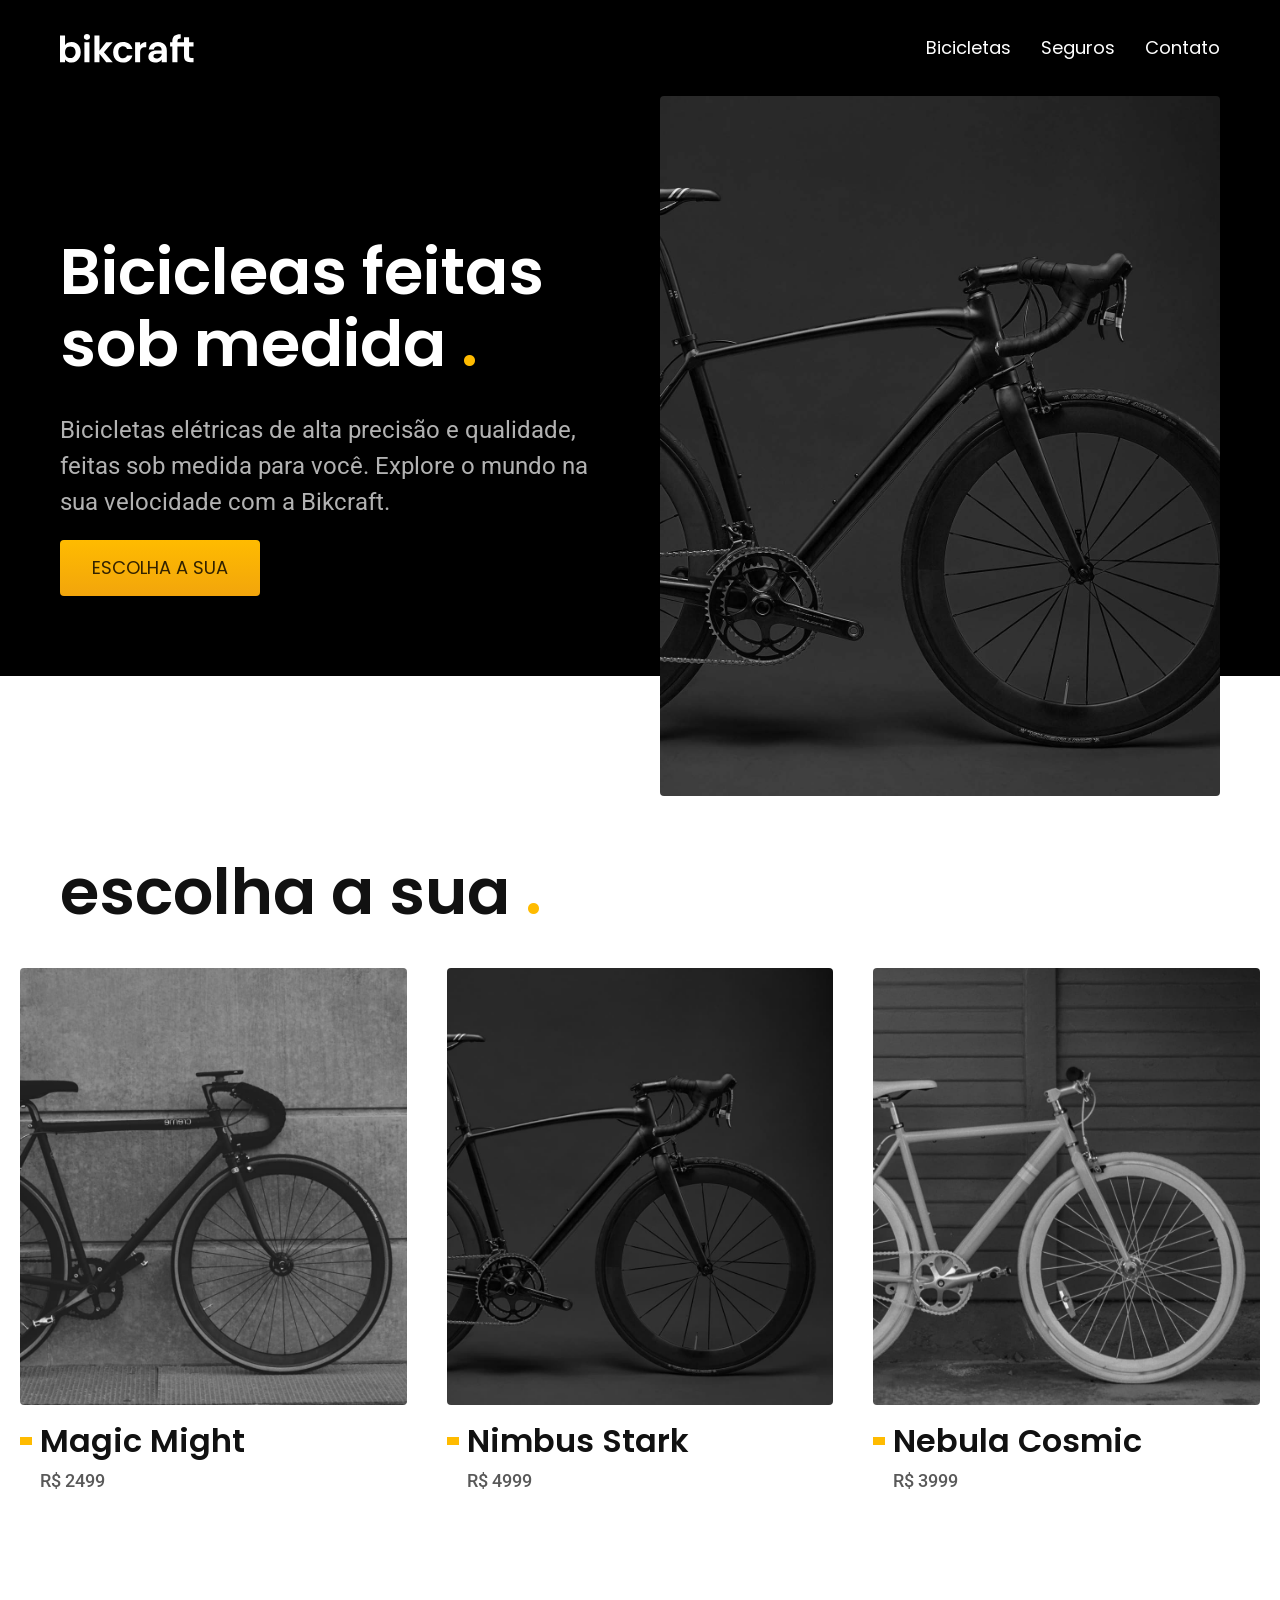
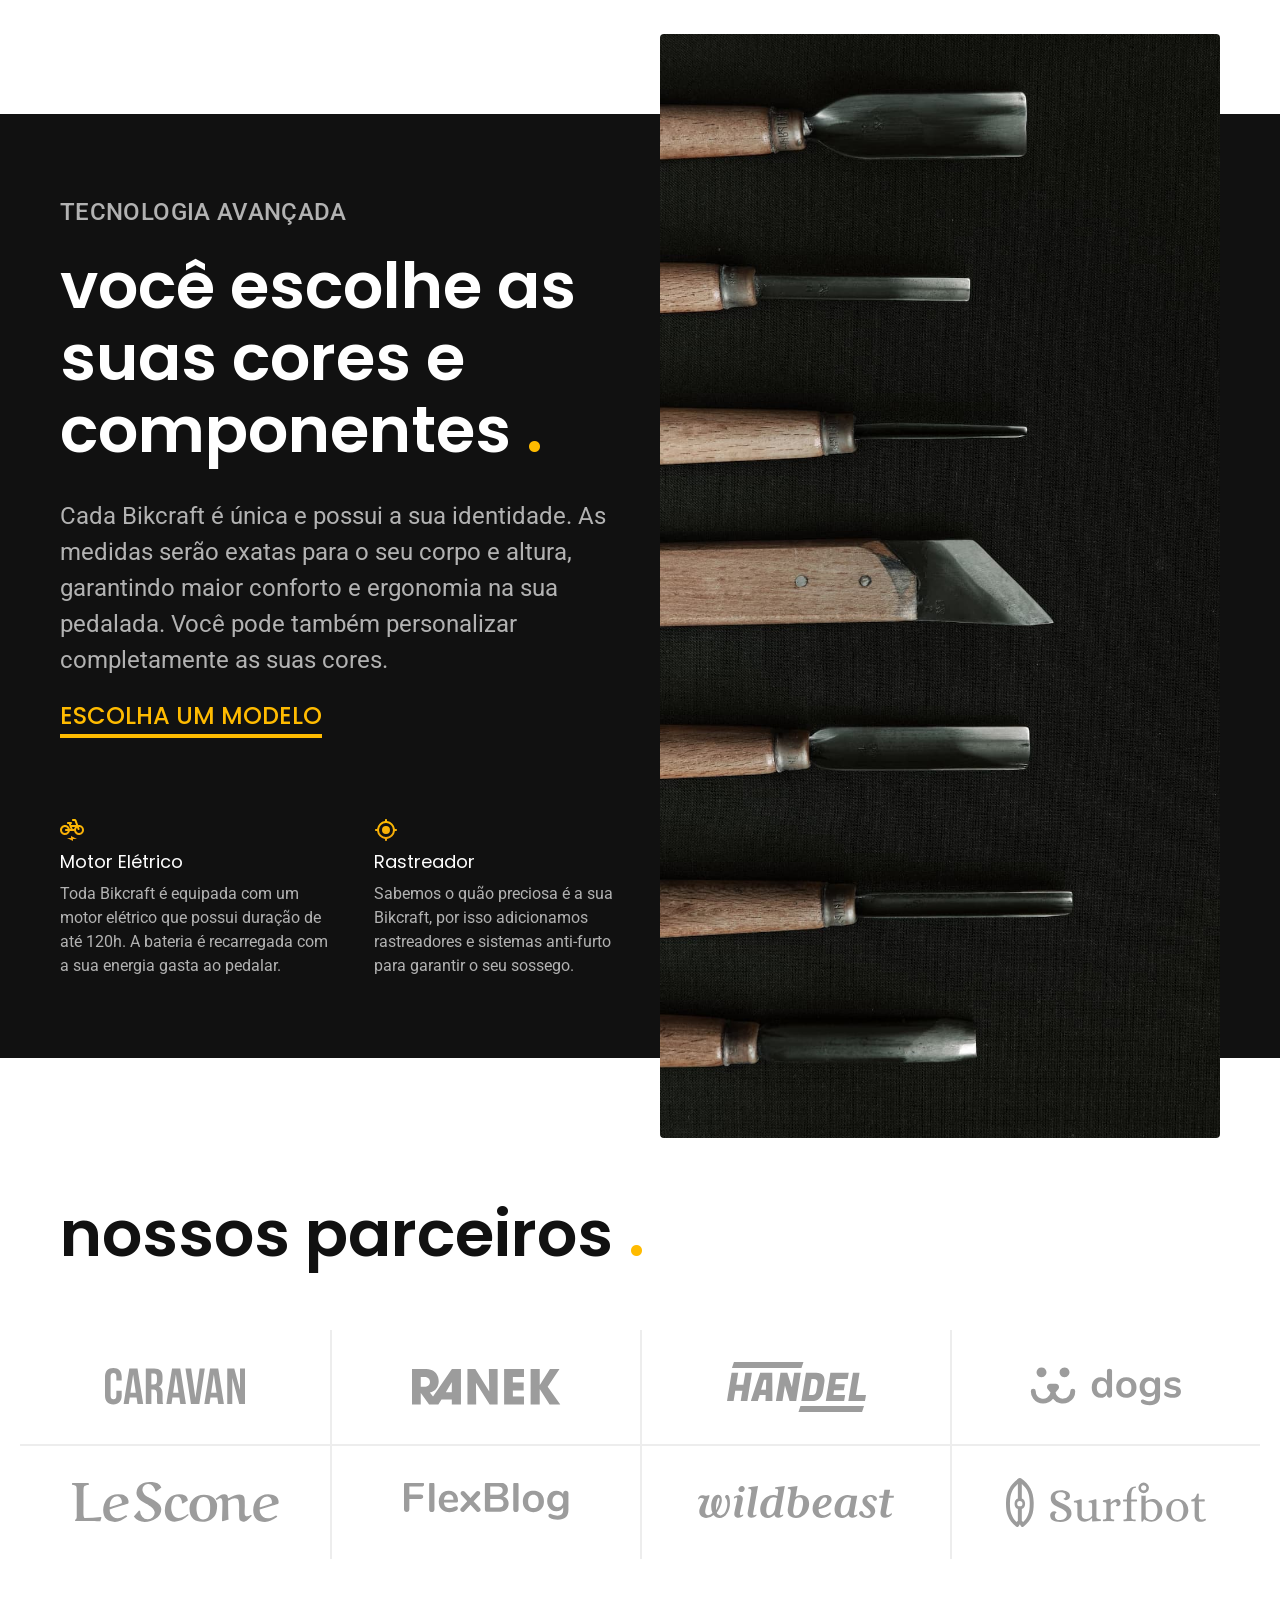
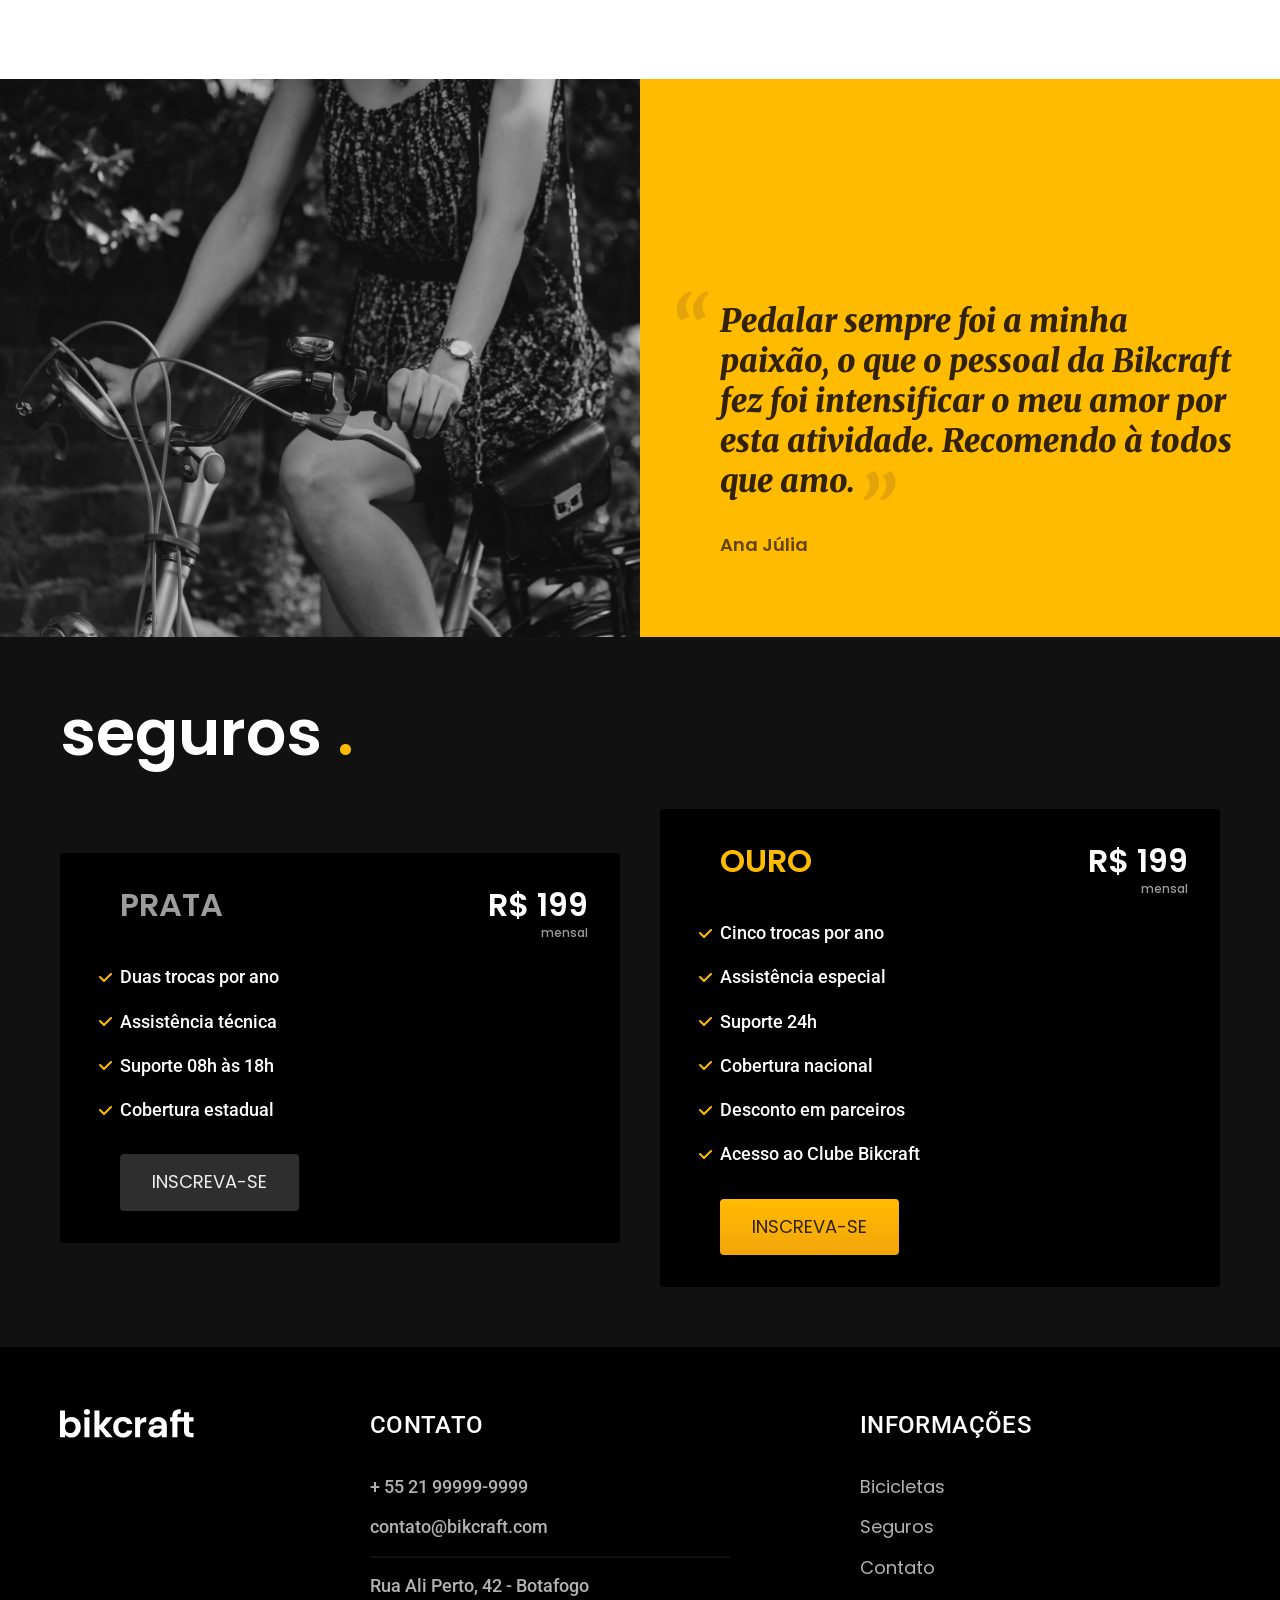
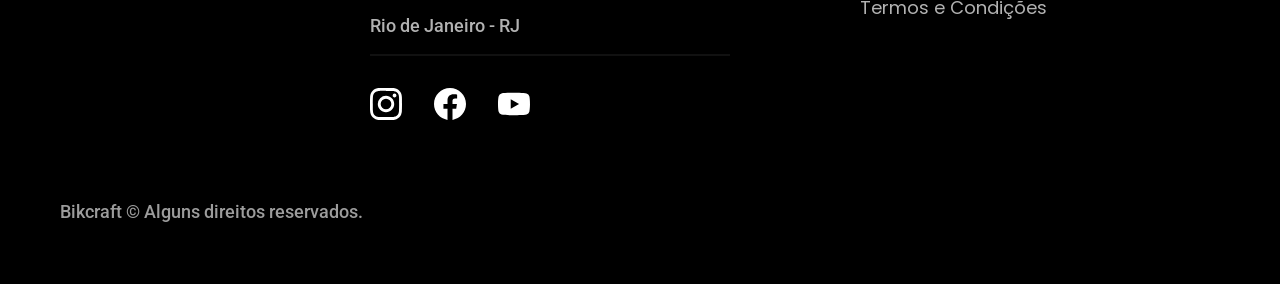
<file: index.html>
<!doctype html>
<html lang="pt-br">
  <head>
    <meta charset="UTF-8" />
    <meta name="viewport" content="width=device-width, initial-scale=1.0" />
    <title>Bikcraft - Bicicletas Elétricas</title>
    <meta
      name="description"
      content="Bicicletas elétricas de alta precisão e qualidade,  feitas sob medida para o cliente. Explore o mundo na sua velocidade com a Bikcraft."
    />
    <link rel="stylesheet" href="./css/style.css" />

    <link rel="preconnect" href="https://fonts.googleapis.com" />
    <link rel="preconnect" href="https://fonts.gstatic.com" crossorigin />
    <link
      href="https://fonts.googleapis.com/css2?family=Merriweather:ital,opsz,wght@0,18..144,300..900;1,18..144,300..900&family=Poppins:wght@400;600&family=Roboto:ital,wdth,wght@0,75..100,100..900;1,75..100,100..900&display=swap"
      rel="stylesheet"
    />
  </head>
  <body>
    <header class="header-bg">
      <div class="header container">
        <a href="./index.html">
          <img src="./img/bikcraft.svg" alt="Bikcraft" />
        </a>

        <nav aria-label="primaria">
          <ul class="header-menu font-1-m cor-0">
            <li><a href="./bicicletas.html">Bicicletas</a></li>
            <li><a href="./seguros.html">Seguros</a></li>
            <li><a href="./contato.html">Contato</a></li>
          </ul>
        </nav>
      </div>
    </header>

    <main class="introducao-bg">
      <div class="introducao container">
        <div class="introducao-conteudo">
          <h1 class="font-1-xxl cor-0">
            Bicicleas feitas sob medida <span class="cor-p1">.</span>
          </h1>
          <p class="font-2-l cor-5">
            Bicicletas elétricas de alta precisão e qualidade, feitas sob medida
            para você. Explore o mundo na sua velocidade com a Bikcraft.
          </p>
          <a href="./bicicletas.html" class="botao">Escolha a Sua</a>
        </div>

        <div>
          <img
            src="./img/fotos/introducao.jpg"
            alt="Bicicleta elétrica preta."
          />
        </div>
      </div>
    </main>

    <article class="bicicletas-lista">
      <h2 class="font-1-xxl container">
        escolha a sua <span class="cor-p1">.</span>
      </h2>

      <ul>
        <li>
          <a href="./bicicletas/magic.html">
            <img src="./img/bicicletas/magic-home.jpg" alt="Bicicleta preta" />
            <h3 class="font-1-xl">Magic Might</h3>
            <span class="font-2-m cor-8">R$ 2499</span>
          </a>
        </li>
        <li>
          <a href="./bicicletas/nimbus.html">
            <img src="./img/bicicletas/nimbus-home.jpg" alt="Bicicleta preta" />
            <h3 class="font-1-xl">Nimbus Stark</h3>
            <span class="font-2-m cor-8">R$ 4999</span>
          </a>
        </li>
        <li>
          <a href="./bicicletas/nebula.html">
            <img src="./img/bicicletas/nebula-home.jpg" alt="Bicicleta preta" />
            <h3 class="font-1-xl">Nebula Cosmic</h3>
            <span class="font-2-m cor-8">R$ 3999</span>
          </a>
        </li>
      </ul>
    </article>

    <article class="tecnologia-bg">
      <div class="tecnologia container">
        <div class="tecnologia-conteudo">
          <span class="font-2-l-b cor-5">Tecnologia Avançada</span>
          <h2 class="font-1-xxl cor-0">
            você escolhe as suas cores e componentes
            <span class="cor-p1">.</span>
          </h2>
          <p class="font-2-l cor-5">
            Cada Bikcraft é única e possui a sua identidade. As medidas serão
            exatas para o seu corpo e altura, garantindo maior conforto e
            ergonomia na sua pedalada. Você pode também personalizar
            completamente as suas cores.
          </p>
          <a class="link" href="./bicicletas.html">Escolha um modelo</a>
          <div class="tecnologia-vantagens">
            <div>
              <img src="./img/icones/eletrica.svg" alt="" />
              <h3 class="font-1-m cor-0">Motor Elétrico</h3>
              <p class="font-2-s cor-5">
                Toda Bikcraft é equipada com um motor elétrico que possui
                duração de até 120h. A bateria é recarregada com a sua energia
                gasta ao pedalar.
              </p>
            </div>
            <div>
              <img src="./img/icones/rastreador.svg" alt="" />
              <h3 class="font-1-m cor-0">Rastreador</h3>
              <p class="font-2-s cor-5">
                Sabemos o quão preciosa é a sua Bikcraft, por isso adicionamos
                rastreadores e sistemas anti-furto para garantir o seu sossego.
              </p>
            </div>
          </div>
        </div>

        <div class="tecnologia-imagem">
          <img src="./img/fotos/tecnologia.jpg" alt="" />
        </div>
      </div>
    </article>

    <section class="parceiros" aria-label="Nossos Parceiros">
      <h2 class="font-1-xxl container">
        nossos parceiros <span class="cor-p1">.</span>
      </h2>
      <ul>
        <li><img src="./img/parceiros/caravan.svg" alt="caravan" /></li>
        <li><img src="./img/parceiros/ranek.svg" alt="ranek" /></li>
        <li><img src="./img/parceiros/handel.svg" alt="handel" /></li>
        <li><img src="./img/parceiros/dogs.svg" alt="dogs" /></li>
        <li><img src="./img/parceiros/lescone.svg" alt="lescone" /></li>
        <li><img src="./img/parceiros/flexblog.svg" alt="flexblog" /></li>
        <li><img src="./img/parceiros/wildbeast.svg" alt="wildbeast" /></li>
        <li><img src="./img/parceiros/surfbot.svg" alt="surfbot" /></li>
      </ul>
    </section>

    <section class="depoimento" aria-label="Depoimento">
      <div>
        <img
          src="./img/fotos/depoimento.jpg"
          alt="Pessoa pedalando uma bicicleta Bikcraft"
        />
      </div>
      <div class="depoimento-conteudo">
        <blockquote class="font-1-xl cor-p5">
          <p>
            Pedalar sempre foi a minha paixão, o que o pessoal da Bikcraft fez
            foi intensificar o meu amor por esta atividade. Recomendo à todos
            que amo.
          </p>
        </blockquote>
        <span class="font-1-m-b cor-p4">Ana Júlia</span>
      </div>
    </section>

    <article class="seguros-bg">
      <div class="seguros container">
        <h2 class="font-1-xxl cor-0">
          seguros
          <span class="cor-p1">.</span>
        </h2>
        <div class="seguros-item">
          <h3 class="font-1-xl cor-6">PRATA</h3>
          <span class="font-1-xl cor-0"
            >R$ 199 <span class="font-1-xs cor-6">mensal</span></span
          >
          <ul class="font-2-m cor-0">
            <li>Duas trocas por ano</li>
            <li>Assistência técnica</li>
            <li>Suporte 08h às 18h</li>
            <li>Cobertura estadual</li>
          </ul>
          <a class="botao secundario" href="./orcamento.html">Inscreva-se</a>
        </div>

        <div class="seguros-item">
          <h3 class="font-1-xl cor-p1">OURO</h3>
          <span class="font-1-xl cor-0"
            >R$ 199 <span class="font-1-xs cor-6">mensal</span></span
          >
          <ul class="font-2-m cor-0">
            <li>Cinco trocas por ano</li>
            <li>Assistência especial</li>
            <li>Suporte 24h</li>
            <li>Cobertura nacional</li>
            <li>Desconto em parceiros</li>
            <li>Acesso ao Clube Bikcraft</li>
          </ul>
          <a class="botao secundaria" href="./orcamento.html">Inscreva-se</a>
        </div>
      </div>
    </article>

    <footer class="footer-bg">
      <div class="footer container">
        <img src="./img/bikcraft.svg" alt="Bikcraft" />
        <div class="footer-contato">
          <h3 class="font-2-l-b cor-0">Contato</h3>
          <ul class="font-2-m cor-5">
            <li><a href="tel:+552199999999">+ 55 21 99999-9999</a></li>
            <li>
              <a href="mailto:contato@bikcraft.com">contato@bikcraft.com</a>
            </li>
            <li>Rua Ali Perto, 42 - Botafogo</li>
            <li>Rio de Janeiro - RJ</li>
          </ul>
          <div class="footer-redes">
            <a href="./">
              <img src="./img/redes/instagram.svg" alt="Instagram" />
            </a>
            <a href="./"
              ><img src="./img/redes/facebook.svg" alt="Facebook" />
            </a>
            <a href="./">
              <img src="./img/redes/youtube.svg" alt="Youtube" />
            </a>
          </div>
        </div>
        <div class="footer-informacoes">
          <h3 class="font-2-l-b cor-0">Informações</h3>
          <nav>
            <ul class="font-1-m cor-5">
              <li><a href="./bicicletas.html">Bicicletas</a></li>
              <li><a href="./seguros.html">Seguros</a></li>
              <li><a href="./contato.html">Contato</a></li>
              <li><a href="./termos.html">Termos e Condições</a></li>
            </ul>
          </nav>
        </div>
        <p class="font-2-m cor-6 footer-copy">
          Bikcraft © Alguns direitos reservados.
        </p>
      </div>
    </footer>
  </body>
</html>
</file>
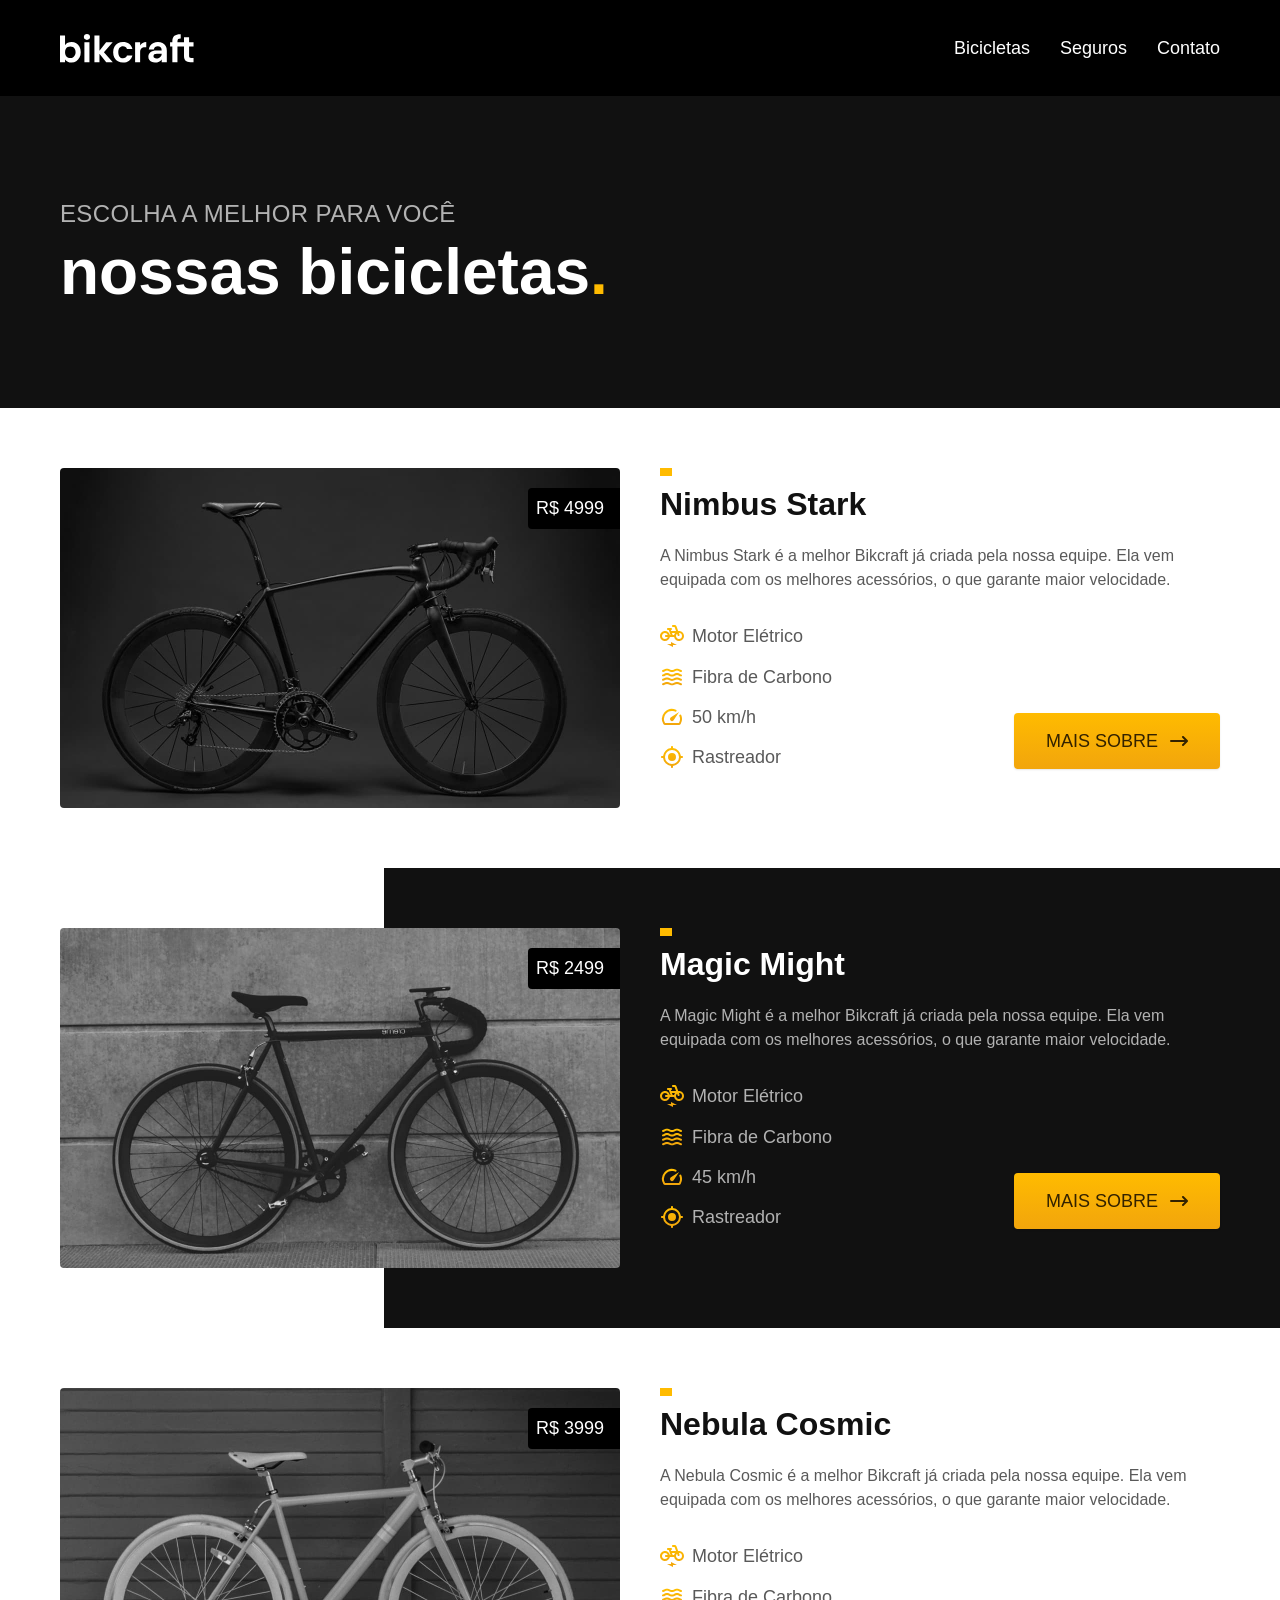
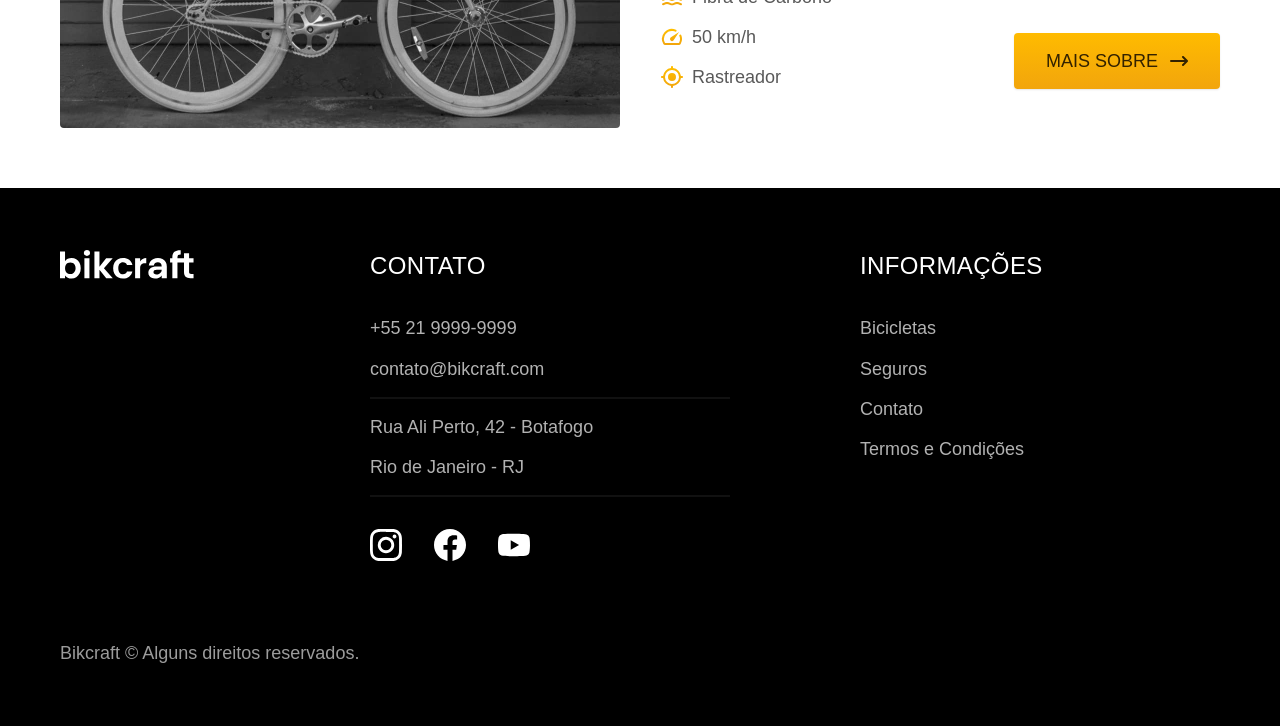
<file: bicicletas.html>
<!doctype html>
<html lang="pt-br">
  <head>
    <meta charset="UTF-8" />
    <meta name="viewport" content="width=device-width, initial-scale=1.0" />

    <title>Bicicletas | Bikcraft</title>
    <meta name="description" content="Bicicletas" />

    <link rel="stylesheet" href="./css/style.css" />
  </head>

  <body id="bicicletas">
    <header class="header-bg">
      <div class="header container">
        <a href="./">
          <img src="./img/bikcraft.svg" alt="Bikcraft" />
        </a>

        <nav aria-label="primaria">
          <ul class="header-menu font-1-m cor-0">
            <li><a href="./bicicletas.html">Bicicletas</a></li>
            <li><a href="./seguros.html">Seguros</a></li>
            <li><a href="./contato.html">Contato</a></li>
          </ul>
        </nav>
      </div>
    </header>

    <main>
      <div class="titulo-bg">
        <div class="titulo container">
          <p class="font-2-l-b cor-5">Escolha a melhor para você</p>
          <h1 class="font-1-xxl cor-0">
            nossas bicicletas<span class="cor-p1">.</span>
          </h1>
        </div>
      </div>

      <div class="bicicletas container">
        <div class="bicicletas-imagem">
          <img src="./img/bicicletas/nimbus.jpg" alt="Bicicleta preta" />
          <span class="font-2-m cor-0">R$ 4999</span>
        </div>
        <div class="bicicletas-conteudo">
          <h2 class="font-1-xl">Nimbus Stark</h2>
          <p class="font-2-s cor-8">
            A Nimbus Stark é a melhor Bikcraft já criada pela nossa equipe. Ela
            vem equipada com os melhores acessórios, o que garante maior
            velocidade.
          </p>
          <ul class="font-1-m cor-8">
            <li>
              <img src="./img/icones/eletrica.svg" alt="" />
              Motor Elétrico
            </li>
            <li>
              <img src="./img/icones/carbono.svg" alt="" />
              Fibra de Carbono
            </li>
            <li>
              <img src="./img/icones/velocidade.svg" alt="" />
              50 km/h
            </li>
            <li>
              <img src="./img/icones/rastreador.svg" alt="" />
              Rastreador
            </li>
          </ul>
          <a class="botao seta" href="./bicicletas/nimbus.html">Mais Sobre</a>
        </div>
      </div>

      <div class="bicicletas-bg">
        <div class="bicicletas container">
          <div class="bicicletas-imagem">
            <img src="./img/bicicletas/magic.jpg" alt="Bicicleta preta" />
            <span class="font-2-m cor-0">R$ 2499</span>
          </div>
          <div class="bicicletas-conteudo">
            <h2 class="font-1-xl cor-0">Magic Might</h2>
            <p class="font-2-s cor-5">
              A Magic Might é a melhor Bikcraft já criada pela nossa equipe. Ela
              vem equipada com os melhores acessórios, o que garante maior
              velocidade.
            </p>
            <ul class="font-1-m cor-5">
              <li>
                <img src="./img/icones/eletrica.svg" alt="" />
                Motor Elétrico
              </li>
              <li>
                <img src="./img/icones/carbono.svg" alt="" />
                Fibra de Carbono
              </li>
              <li>
                <img src="./img/icones/velocidade.svg" alt="" />
                45 km/h
              </li>
              <li>
                <img src="./img/icones/rastreador.svg" alt="" />
                Rastreador
              </li>
            </ul>
            <a class="botao seta" href="./bicicletas/magic.html">Mais Sobre</a>
          </div>
        </div>
      </div>

      <div class="bicicletas container">
        <div class="bicicletas-imagem">
          <img src="./img/bicicletas/nebula.jpg" alt="Bicicleta preta" />
          <span class="font-2-m cor-0">R$ 3999</span>
        </div>
        <div class="bicicletas-conteudo">
          <h2 class="font-1-xl">Nebula Cosmic</h2>
          <p class="font-2-s cor-8">
            A Nebula Cosmic é a melhor Bikcraft já criada pela nossa equipe. Ela
            vem equipada com os melhores acessórios, o que garante maior
            velocidade.
          </p>
          <ul class="font-1-m cor-8">
            <li>
              <img src="./img/icones/eletrica.svg" alt="" />
              Motor Elétrico
            </li>
            <li>
              <img src="./img/icones/carbono.svg" alt="" />
              Fibra de Carbono
            </li>
            <li>
              <img src="./img/icones/velocidade.svg" alt="" />
              50 km/h
            </li>
            <li>
              <img src="./img/icones/rastreador.svg" alt="" />
              Rastreador
            </li>
          </ul>
          <a class="botao seta" href="./bicicletas/nebula.html">Mais Sobre</a>
        </div>
      </div>
    </main>

    <footer class="footer-bg">
      <div class="footer container">
        <img src="./img/bikcraft.svg" alt="Bikcraft" />
        <div class="footer-contato">
          <h3 class="font-2-l-b cor-0">Contato</h3>
          <ul class="font-2-m cor-5">
            <li><a href="tel:+552199999999">+55 21 9999-9999</a></li>
            <li>
              <a href="mailto:contato@bikcraft.com">contato@bikcraft.com</a>
            </li>
            <li>Rua Ali Perto, 42 - Botafogo</li>
            <li>Rio de Janeiro - RJ</li>
          </ul>
          <div class="footer-redes">
            <a href="./">
              <img src="./img/redes/instagram.svg" alt="Instagram" />
            </a>
            <a href="./">
              <img src="./img/redes/facebook.svg" alt="Facebook" />
            </a>
            <a href="./">
              <img src="./img/redes/youtube.svg" alt="Youtube" />
            </a>
          </div>
        </div>
        <div class="footer-informacoes">
          <h3 class="font-2-l-b cor-0">Informações</h3>
          <nav>
            <ul class="font-1-m cor-5">
              <li><a href="./bicicletas.html">Bicicletas</a></li>
              <li><a href="./seguros.html">Seguros</a></li>
              <li><a href="./contato.html">Contato</a></li>
              <li><a href="./termos.html">Termos e Condições</a></li>
            </ul>
          </nav>
        </div>
        <p class="footer-copy font-2-m cor-6">
          Bikcraft © Alguns direitos reservados.
        </p>
      </div>
    </footer>
  </body>
</html>
</file>
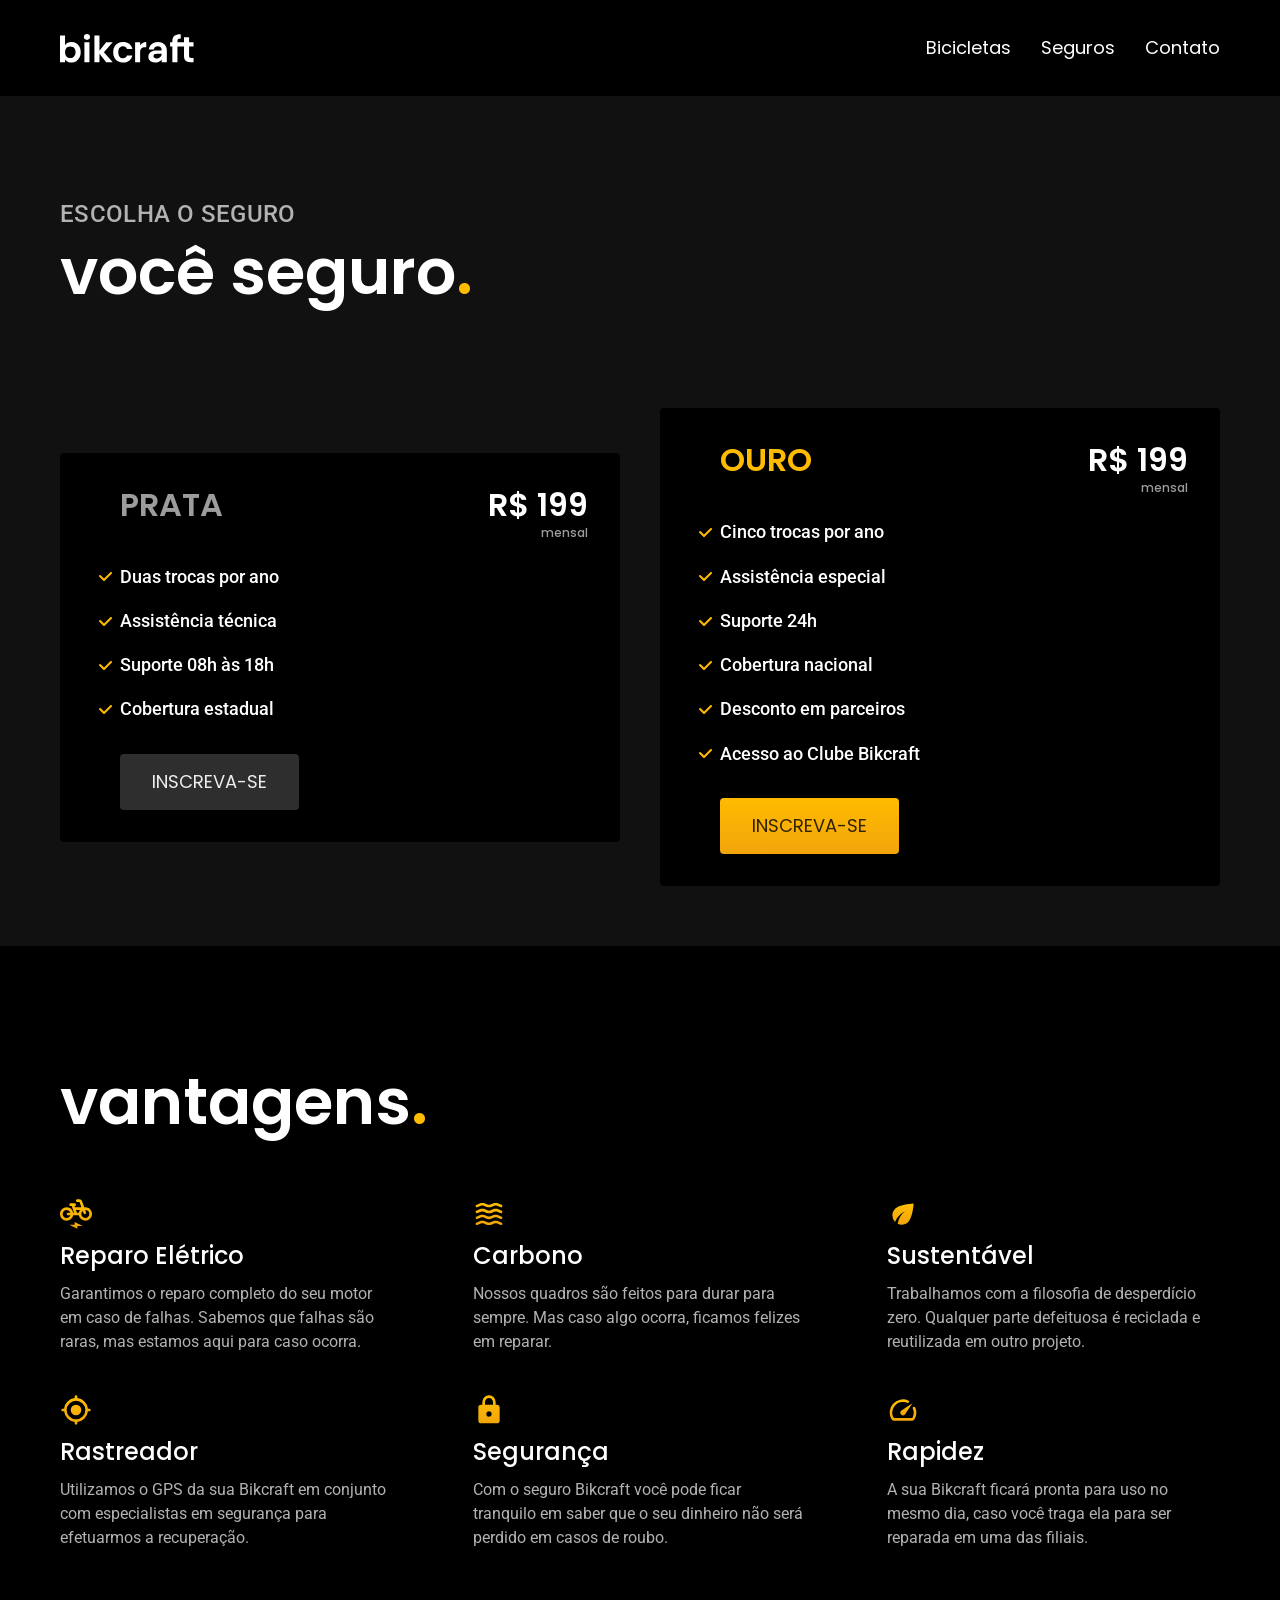
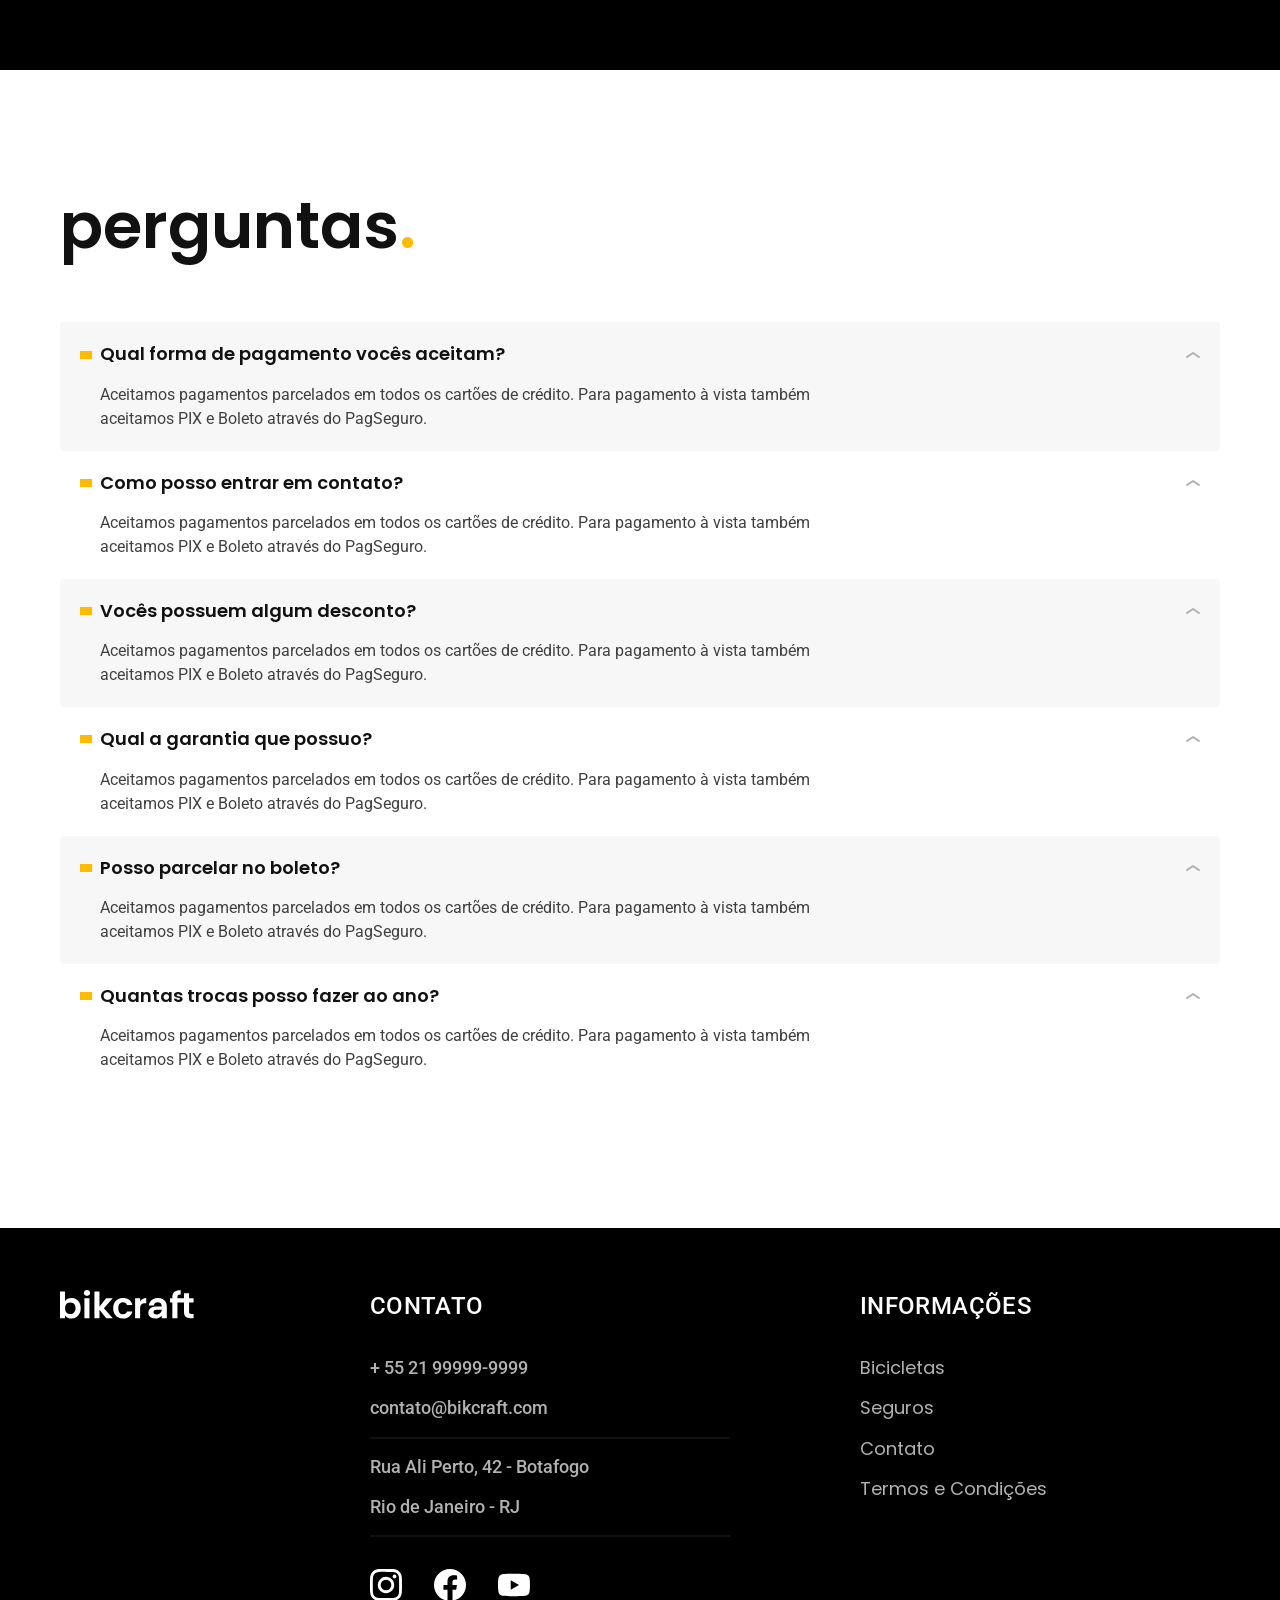
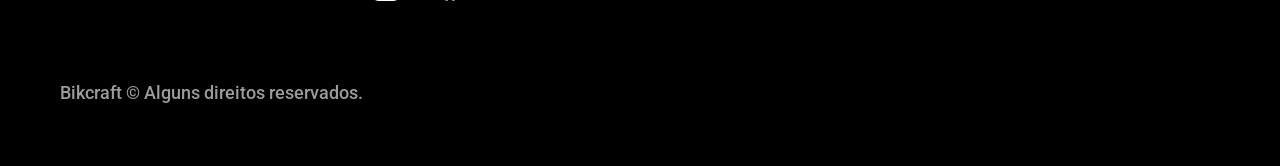
<file: seguros.html>
<!doctype html>
<html lang="pt-br">
  <head>
    <meta charset="UTF-8" />
    <meta name="viewport" content="width=device-width, initial-scale=1.0" />
    <title>Seguros | Bikcraft</title>
    <meta name="description" content="Termos e Condições" />
    <link rel="stylesheet" href="./css/style.css" />

    <link rel="preconnect" href="https://fonts.googleapis.com" />
    <link rel="preconnect" href="https://fonts.gstatic.com" crossorigin />
    <link
      href="https://fonts.googleapis.com/css2?family=Merriweather:ital,opsz,wght@0,18..144,300..900;1,18..144,300..900&family=Poppins:wght@400;600&family=Roboto:ital,wdth,wght@0,75..100,100..900;1,75..100,100..900&display=swap"
      rel="stylesheet"
    />
  </head>
  <body id="seguros">
    <header class="header-bg">
      <div class="header container">
        <a href="./index.html">
          <img src="./img/bikcraft.svg" alt="Bikcraft" />
        </a>

        <nav aria-label="primaria">
          <ul class="header-menu font-1-m cor-0">
            <li><a href="./bicicletas.html">Bicicletas</a></li>
            <li><a href="./seguros.html">Seguros</a></li>
            <li><a href="./contato.html">Contato</a></li>
          </ul>
        </nav>
      </div>
    </header>

    <main class="seguros-bg">
      <div class="titulo-bg">
        <div class="titulo container">
          <p class="font-2-l-b cor-5">Escolha o seguro</p>
          <h1 class="font-1-xxl cor-0">
            você seguro<span class="cor-p1">.</span>
          </h1>
        </div>
      </div>

      <div class="seguros container">
        <div class="seguros-item">
          <h3 class="font-1-xl cor-6">PRATA</h3>
          <span class="font-1-xl cor-0"
            >R$ 199 <span class="font-1-xs cor-6">mensal</span></span
          >
          <ul class="font-2-m cor-0">
            <li>Duas trocas por ano</li>
            <li>Assistência técnica</li>
            <li>Suporte 08h às 18h</li>
            <li>Cobertura estadual</li>
          </ul>
          <a class="botao secundario" href="./orcamento.html">Inscreva-se</a>
        </div>

        <div class="seguros-item">
          <h3 class="font-1-xl cor-p1">OURO</h3>
          <span class="font-1-xl cor-0"
            >R$ 199 <span class="font-1-xs cor-6">mensal</span></span
          >
          <ul class="font-2-m cor-0">
            <li>Cinco trocas por ano</li>
            <li>Assistência especial</li>
            <li>Suporte 24h</li>
            <li>Cobertura nacional</li>
            <li>Desconto em parceiros</li>
            <li>Acesso ao Clube Bikcraft</li>
          </ul>
          <a class="botao secundaria" href="./orcamento.html">Inscreva-se</a>
        </div>
      </div>
    </main>

    <article class="vantagens-bg">
      <div class="vantagens container">
        <h2 class="font-1-xxl cor-0">vantagens<span class="cor-p1">.</span></h2>

        <ul>
          <li>
            <img src="./img/icones/eletrica.svg" alt="" />
            <h3 class="font-1-l cor-0">Reparo Elétrico</h3>
            <p class="font-2-s cor-5">
              Garantimos o reparo completo do seu motor em caso de falhas.
              Sabemos que falhas são raras, mas estamos aqui para caso ocorra.
            </p>
          </li>
          <li>
            <img src="./img/icones/carbono.svg" alt="" />
            <h3 class="font-1-l cor-0">Carbono</h3>
            <p class="font-2-s cor-5">
              Nossos quadros são feitos para durar para sempre. Mas caso algo
              ocorra, ficamos felizes em reparar.
            </p>
          </li>
          <li>
            <img src="./img/icones/sustentavel.svg" alt="" />
            <h3 class="font-1-l cor-0">Sustentável</h3>
            <p class="font-2-s cor-5">
              Trabalhamos com a filosofia de desperdício zero. Qualquer parte
              defeituosa é reciclada e reutilizada em outro projeto.
            </p>
          </li>
          <li>
            <img src="./img/icones/rastreador.svg" alt="" />
            <h3 class="font-1-l cor-0">Rastreador</h3>
            <p class="font-2-s cor-5">
              Utilizamos o GPS da sua Bikcraft em conjunto com especialistas em
              segurança para efetuarmos a recuperação.
            </p>
          </li>
          <li>
            <img src="./img/icones/seguro.svg" alt="" />
            <h3 class="font-1-l cor-0">Segurança</h3>
            <p class="font-2-s cor-5">
              Com o seguro Bikcraft você pode ficar tranquilo em saber que o seu
              dinheiro não será perdido em casos de roubo.
            </p>
          </li>
          <li>
            <img src="./img/icones/velocidade.svg" alt="" />
            <h3 class="font-1-l cor-0">Rapidez</h3>
            <p class="font-2-s cor-5">
              A sua Bikcraft ficará pronta para uso no mesmo dia, caso você
              traga ela para ser reparada em uma das filiais.
            </p>
          </li>
        </ul>
      </div>
    </article>

    <article class="perguntas container">
      <h2 class="font-1-xxl">perguntas<span class="cor-p1">.</span></h2>

      <dl>
        <div>
          <dt class="font-1-m-b">Qual forma de pagamento vocês aceitam?</dt>
          <dd class="font-2-s cor-9">
            Aceitamos pagamentos parcelados em todos os cartões de crédito. Para
            pagamento à vista também aceitamos PIX e Boleto através do
            PagSeguro.
          </dd>
        </div>
        <div>
          <dt class="font-1-m-b">Como posso entrar em contato?</dt>
          <dd class="font-2-s cor-9">
            Aceitamos pagamentos parcelados em todos os cartões de crédito. Para
            pagamento à vista também aceitamos PIX e Boleto através do
            PagSeguro.
          </dd>
        </div>
        <div>
          <dt class="font-1-m-b">Vocês possuem algum desconto?</dt>
          <dd class="font-2-s cor-9">
            Aceitamos pagamentos parcelados em todos os cartões de crédito. Para
            pagamento à vista também aceitamos PIX e Boleto através do
            PagSeguro.
          </dd>
        </div>
        <div>
          <dt class="font-1-m-b">Qual a garantia que possuo?</dt>
          <dd class="font-2-s cor-9">
            Aceitamos pagamentos parcelados em todos os cartões de crédito. Para
            pagamento à vista também aceitamos PIX e Boleto através do
            PagSeguro.
          </dd>
        </div>
        <div>
          <dt class="font-1-m-b">Posso parcelar no boleto?</dt>
          <dd class="font-2-s cor-9">
            Aceitamos pagamentos parcelados em todos os cartões de crédito. Para
            pagamento à vista também aceitamos PIX e Boleto através do
            PagSeguro.
          </dd>
        </div>
        <div>
          <dt class="font-1-m-b">Quantas trocas posso fazer ao ano?</dt>
          <dd class="font-2-s cor-9">
            Aceitamos pagamentos parcelados em todos os cartões de crédito. Para
            pagamento à vista também aceitamos PIX e Boleto através do
            PagSeguro.
          </dd>
        </div>
      </dl>
    </article>

    <footer class="footer-bg">
      <div class="footer container">
        <img src="./img/bikcraft.svg" alt="Bikcraft" />
        <div class="footer-contato">
          <h3 class="font-2-l-b cor-0">Contato</h3>
          <ul class="font-2-m cor-5">
            <li><a href="tel:+552199999999">+ 55 21 99999-9999</a></li>
            <li>
              <a href="mailto:contato@bikcraft.com">contato@bikcraft.com</a>
            </li>
            <li>Rua Ali Perto, 42 - Botafogo</li>
            <li>Rio de Janeiro - RJ</li>
          </ul>
          <div class="footer-redes">
            <a href="./">
              <img src="./img/redes/instagram.svg" alt="Instagram" />
            </a>
            <a href="./"
              ><img src="./img/redes/facebook.svg" alt="Facebook" />
            </a>
            <a href="./">
              <img src="./img/redes/youtube.svg" alt="Youtube" />
            </a>
          </div>
        </div>
        <div class="footer-informacoes">
          <h3 class="font-2-l-b cor-0">Informações</h3>
          <nav>
            <ul class="font-1-m cor-5">
              <li><a href="./bicicletas.html">Bicicletas</a></li>
              <li><a href="./seguros.html">Seguros</a></li>
              <li><a href="./contato.html">Contato</a></li>
              <li><a href="./termos.html">Termos e Condições</a></li>
            </ul>
          </nav>
        </div>
        <p class="font-2-m cor-6 footer-copy">
          Bikcraft © Alguns direitos reservados.
        </p>
      </div>
    </footer>
  </body>
</html>
</file>
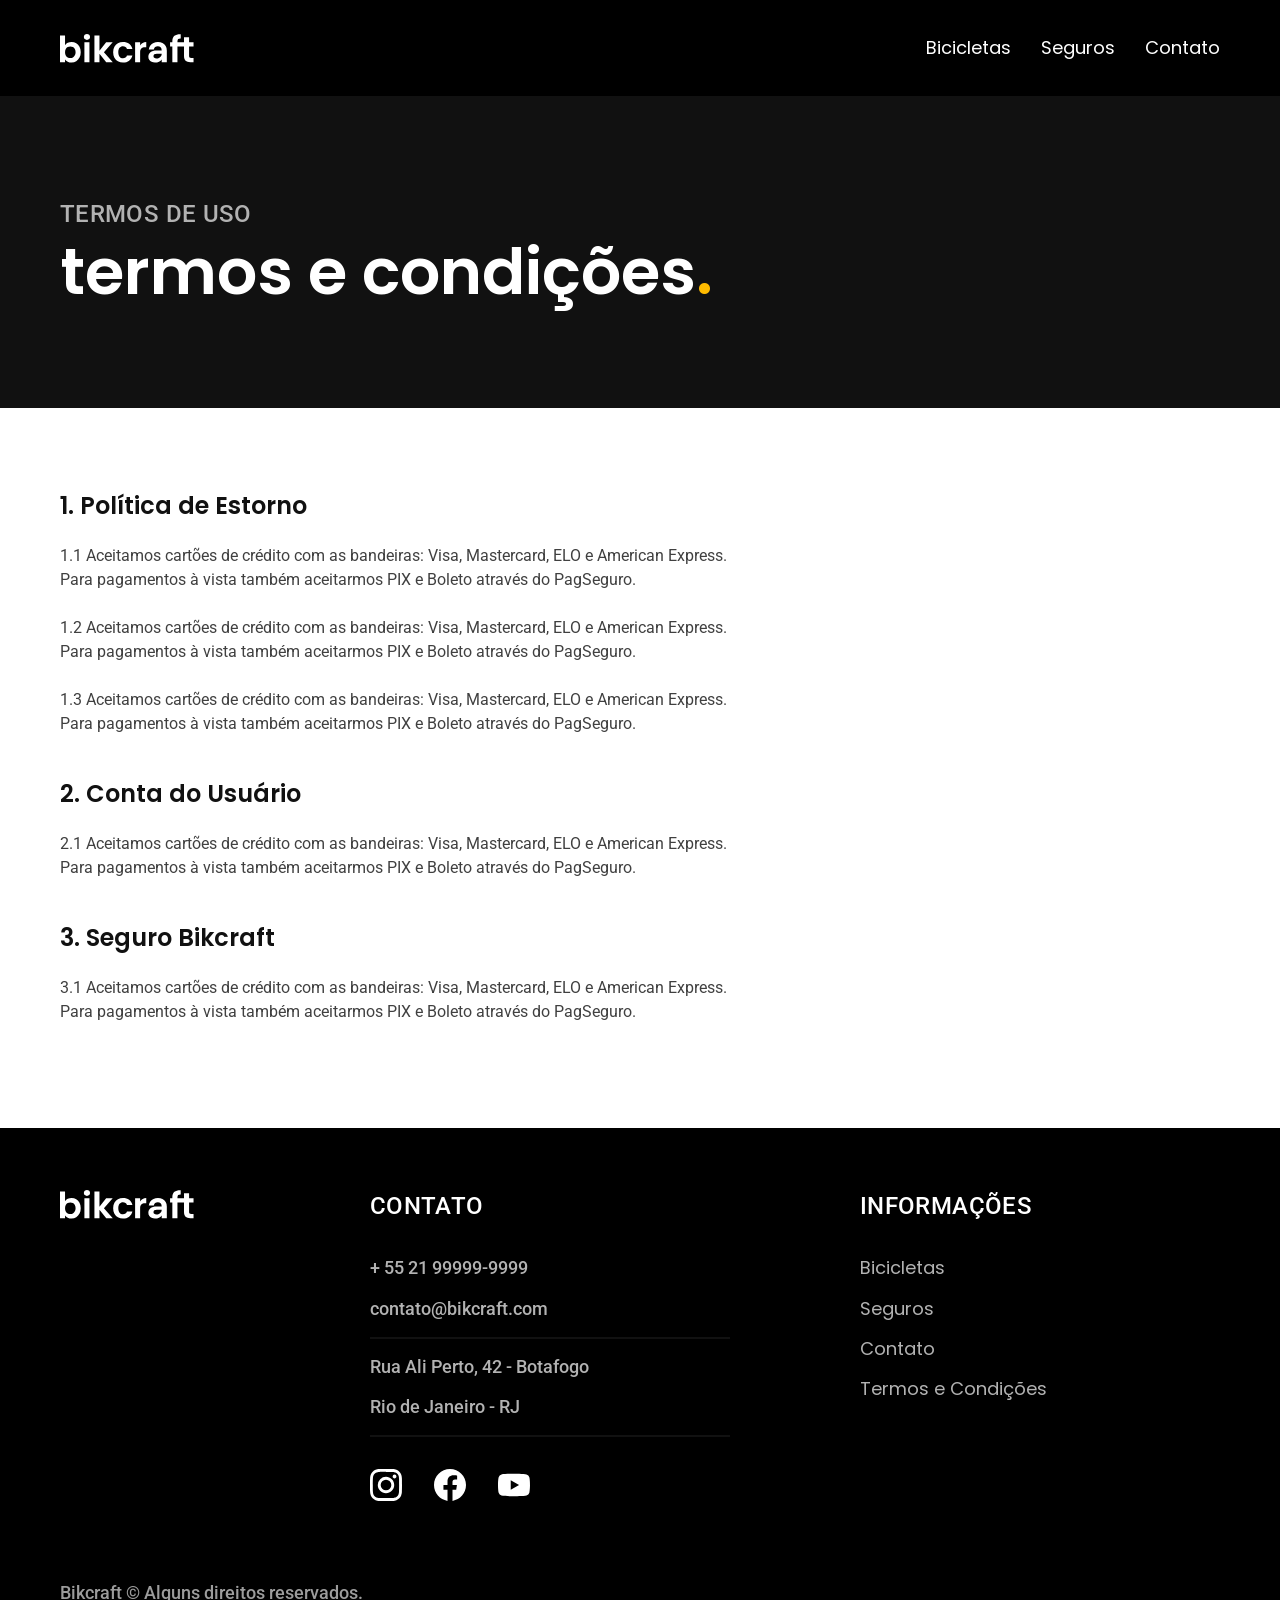
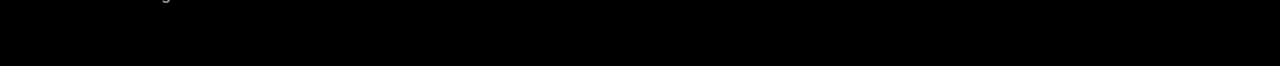
<file: termos.html>
<!doctype html>
<html lang="pt-br">
  <head>
    <meta charset="UTF-8" />
    <meta name="viewport" content="width=device-width, initial-scale=1.0" />
    <title>Termos e Condições | Bikcraft</title>
    <meta name="description" content="Termos e Condições" />
    <link rel="stylesheet" href="./css/style.css" />

    <link rel="preconnect" href="https://fonts.googleapis.com" />
    <link rel="preconnect" href="https://fonts.gstatic.com" crossorigin />
    <link
      href="https://fonts.googleapis.com/css2?family=Merriweather:ital,opsz,wght@0,18..144,300..900;1,18..144,300..900&family=Poppins:wght@400;600&family=Roboto:ital,wdth,wght@0,75..100,100..900;1,75..100,100..900&display=swap"
      rel="stylesheet"
    />
  </head>
  <body id="termos">
    <header class="header-bg">
      <div class="header container">
        <a href="./index.html">
          <img src="./img/bikcraft.svg" alt="Bikcraft" />
        </a>

        <nav aria-label="primaria">
          <ul class="header-menu font-1-m cor-0">
            <li><a href="./bicicletas.html">Bicicletas</a></li>
            <li><a href="./seguros.html">Seguros</a></li>
            <li><a href="./contato.html">Contato</a></li>
          </ul>
        </nav>
      </div>
    </header>

    <main>
      <div class="titulo-bg">
        <div class="titulo container">
          <p class="font-2-l-b cor-5">Termos de uso</p>
          <h1 class="font-1-xxl cor-0">
            termos e condições<span class="cor-p1">.</span>
          </h1>
        </div>
      </div>

      <div class="termos font-2-s cor-10 container">
        <h2 class="font-1-l cor-11">1. Política de Estorno</h2>
        <p>
          1.1 Aceitamos cartões de crédito com as bandeiras: Visa, Mastercard,
          ELO e American Express. Para pagamentos à vista também aceitarmos PIX
          e Boleto através do PagSeguro.
        </p>
        <p>
          1.2 Aceitamos cartões de crédito com as bandeiras: Visa, Mastercard,
          ELO e American Express. Para pagamentos à vista também aceitarmos PIX
          e Boleto através do PagSeguro.
        </p>
        <p>
          1.3 Aceitamos cartões de crédito com as bandeiras: Visa, Mastercard,
          ELO e American Express. Para pagamentos à vista também aceitarmos PIX
          e Boleto através do PagSeguro.
        </p>
        <h2 class="font-1-l cor-11">2. Conta do Usuário</h2>
        <p>
          2.1 Aceitamos cartões de crédito com as bandeiras: Visa, Mastercard,
          ELO e American Express. Para pagamentos à vista também aceitarmos PIX
          e Boleto através do PagSeguro.
        </p>
        <h2 class="font-1-l cor-11">3. Seguro Bikcraft</h2>
        <p>
          3.1 Aceitamos cartões de crédito com as bandeiras: Visa, Mastercard,
          ELO e American Express. Para pagamentos à vista também aceitarmos PIX
          e Boleto através do PagSeguro.
        </p>
      </div>
    </main>

    <footer class="footer-bg">
      <div class="footer container">
        <img src="./img/bikcraft.svg" alt="Bikcraft" />
        <div class="footer-contato">
          <h3 class="font-2-l-b cor-0">Contato</h3>
          <ul class="font-2-m cor-5">
            <li><a href="tel:+552199999999">+ 55 21 99999-9999</a></li>
            <li>
              <a href="mailto:contato@bikcraft.com">contato@bikcraft.com</a>
            </li>
            <li>Rua Ali Perto, 42 - Botafogo</li>
            <li>Rio de Janeiro - RJ</li>
          </ul>
          <div class="footer-redes">
            <a href="./">
              <img src="./img/redes/instagram.svg" alt="Instagram" />
            </a>
            <a href="./"
              ><img src="./img/redes/facebook.svg" alt="Facebook" />
            </a>
            <a href="./">
              <img src="./img/redes/youtube.svg" alt="Youtube" />
            </a>
          </div>
        </div>
        <div class="footer-informacoes">
          <h3 class="font-2-l-b cor-0">Informações</h3>
          <nav>
            <ul class="font-1-m cor-5">
              <li><a href="./bicicletas.html">Bicicletas</a></li>
              <li><a href="./seguros.html">Seguros</a></li>
              <li><a href="./contato.html">Contato</a></li>
              <li><a href="./termos.html">Termos e Condições</a></li>
            </ul>
          </nav>
        </div>
        <p class="font-2-m cor-6 footer-copy">
          Bikcraft © Alguns direitos reservados.
        </p>
      </div>
    </footer>
  </body>
</html>
</file>
<file: css/style.css>
@import "./global/global.css";
@import "./utilidades/tipografia.css";
@import "./utilidades/cores.css";

@import "./global/header.css";
@import "./global/footer.css";

/* Home */
@import "./home/introducao.css";
@import "./home/tecnologia.css";
@import "./home/parceiros.css";
@import "./home/depoimento.css";

/* Utilidades */
@import "./utilidades/componentes.css";
@import "./utilidades/formulario.css";

/* Bicicleta */
@import "./bicicleta/bicicleta.css";
@import "./bicicleta/seguro.css";

/* Bicicletas */
@import "./bicicletas/bicicletas-lista.css";
@import "./bicicletas/bicicletas.css";

/* Seguros */
@import "./seguros/seguros.css";
@import "./seguros/vantagens.css";
@import "./seguros/perguntas.css";

/* Contato */
@import "./contato/contato.css";
@import "./contato/lojas.css";

/* Orcamento */
@import "./orcamento/orcamento.css";

/* Termos */
@import "./termos/termos.css";
</file>
